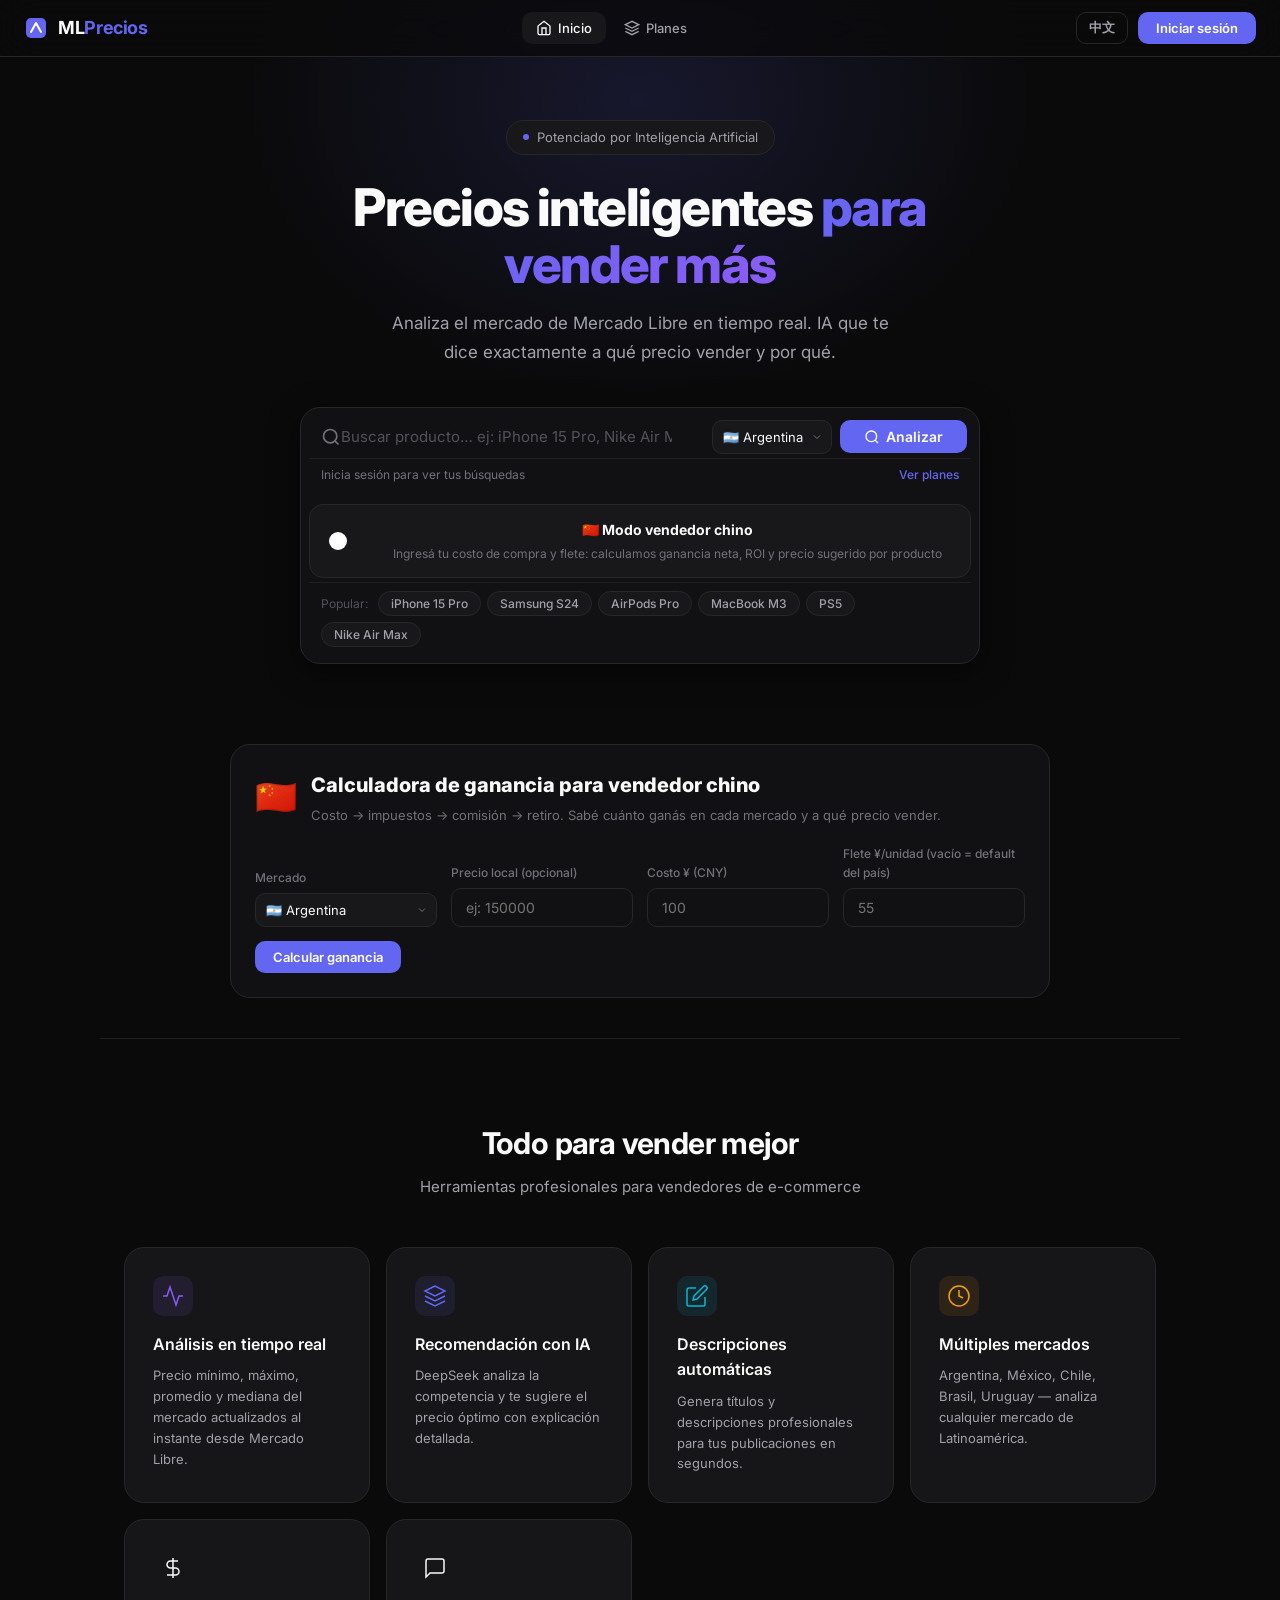
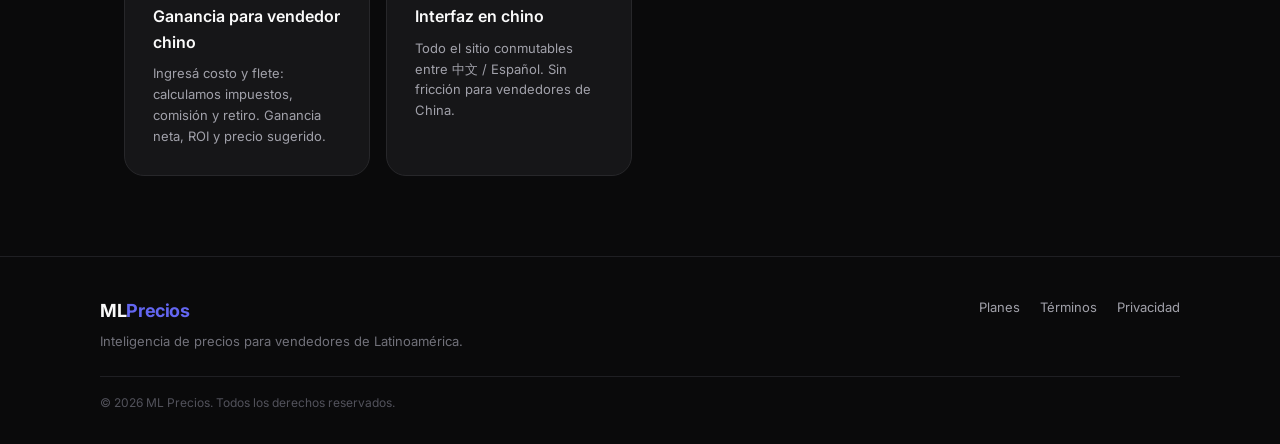
<file: frontend/index.html>
<!DOCTYPE html>
<html lang="es">
<head>
<meta charset="UTF-8">
<meta name="viewport" content="width=device-width, initial-scale=1.0, viewport-fit=cover">
<meta name="theme-color" content="#6366f1">
<meta name="apple-mobile-web-app-capable" content="yes">
<meta name="apple-mobile-web-app-status-bar-style" content="black-translucent">
<meta name="apple-mobile-web-app-title" content="ML Precios">
<link rel="manifest" href="/manifest.json">
<title>ML Precios — Inteligencia de Precios con IA</title>
<link rel="preconnect" href="https://fonts.googleapis.com">
<link rel="preconnect" href="https://fonts.gstatic.com" crossorigin>
<link href="https://fonts.googleapis.com/css2?family=Inter:wght@300;400;500;600;700;800;900&family=JetBrains+Mono:wght@400;500;600&display=swap" rel="stylesheet">
<link rel="stylesheet" href="style.css?v=1785089000">
</head>
<body>

<!-- ========== NAVIGATION ========== -->
<nav class="nav" id="nav">
  <div class="nav-inner">
    <div class="nav-brand">
      <svg class="brand-icon" width="24" height="24" viewBox="0 0 24 24" fill="none">
        <rect x="2" y="2" width="20" height="20" rx="5" fill="url(#brandGrad)"/>
        <path d="M7 16L12 7L17 16" stroke="white" stroke-width="2" stroke-linecap="round" stroke-linejoin="round"/>
        <defs><linearGradient id="brandGrad" x1="0" y1="0" x2="24" y2="24"><stop stop-color="#6366f1"/><stop offset="1" stop-color="#8b5cf6"/></linearGradient></defs>
      </svg>
      <span class="brand-text">ML<span class="brand-accent">Precios</span></span>
    </div>
    <div class="nav-center">
      <a href="#" class="nav-link active" data-page="home">
        <svg width="16" height="16" viewBox="0 0 24 24" fill="none" stroke="currentColor" stroke-width="2"><path d="M3 9l9-7 9 7v11a2 2 0 0 1-2 2H5a2 2 0 0 1-2-2z"/><polyline points="9 22 9 12 15 12 15 22"/></svg>
        <span data-i18n="nav_home">Inicio</span>
      </a>
      <a href="#" class="nav-link" data-page="pricing">
        <svg width="16" height="16" viewBox="0 0 24 24" fill="none" stroke="currentColor" stroke-width="2"><path d="M12 2L2 7l10 5 10-5-10-5z"/><path d="M2 17l10 5 10-5"/><path d="M2 12l10 5 10-5"/></svg>
        <span data-i18n="nav_plans">Planes</span>
      </a>
      <a href="#" class="nav-link hidden" data-page="admin" id="adminNavLink">
        <svg width="16" height="16" viewBox="0 0 24 24" fill="none" stroke="currentColor" stroke-width="2"><circle cx="12" cy="12" r="3"/><path d="M19.4 15a1.65 1.65 0 0 0 .33 1.82l.06.06a2 2 0 0 1 0 2.83 2 2 0 0 1-2.83 0l-.06-.06a1.65 1.65 0 0 0-1.82-.33 1.65 1.65 0 0 0-1 1.51V21a2 2 0 0 1-4 0v-.09A1.65 1.65 0 0 0 9 19.4a1.65 1.65 0 0 0-1.82.33l-.06.06a2 2 0 0 1-2.83 0 2 2 0 0 1 0-2.83l.06-.06A1.65 1.65 0 0 0 4.68 15a1.65 1.65 0 0 0-1.51-1H3a2 2 0 0 1 0-4h.09A1.65 1.65 0 0 0 4.6 9a1.65 1.65 0 0 0-.33-1.82l-.06-.06a2 2 0 0 1 2.83-2.83l.06.06A1.65 1.65 0 0 0 9 4.68a1.65 1.65 0 0 0 1-1.51V3a2 2 0 0 1 4 0v.09a1.65 1.65 0 0 0 1 1.51 1.65 1.65 0 0 0 1.82-.33l.06-.06a2 2 0 0 1 2.83 2.83l-.06.06A1.65 1.65 0 0 0 19.4 9a1.65 1.65 0 0 0 1.51 1H21a2 2 0 0 1 0 4h-.09a1.65 1.65 0 0 0-1.51 1z"/></svg>
        <span data-i18n="nav_admin">Admin</span>
      </a>
    </div>
    <div class="nav-right">
      <div class="usage-badge hidden" id="usageBadge">
        <span class="usage-dot"></span>
        <span id="usageLabel">3 búsquedas</span>
      </div>
      <button class="btn btn-ghost lang-toggle" id="langToggle" onclick="toggleLang()" title="Idioma / 语言">中文</button>
      <button class="btn btn-ghost hidden" id="userMenuBtn">
        <div class="avatar" id="userAvatar"></div>
        <span id="userName"></span>
        <svg class="chevron" width="12" height="12" viewBox="0 0 24 24" fill="none" stroke="currentColor" stroke-width="2"><polyline points="6 9 12 15 18 9"/></svg>
      </button>
      <div class="dropdown hidden" id="userDropdown">
        <a class="dropdown-item" onclick="showPage('subscription')">
          <svg width="14" height="14" viewBox="0 0 24 24" fill="none" stroke="currentColor" stroke-width="2"><rect x="2" y="7" width="20" height="14" rx="2" ry="2"/><path d="M16 21V5a2 2 0 0 0-2-2h-4a2 2 0 0 0-2 2v16"/></svg>
          <span data-i18n="dd_subscription">Mi suscripción</span>
        </a>
        <a class="dropdown-item" onclick="showPage('history')">
          <svg width="14" height="14" viewBox="0 0 24 24" fill="none" stroke="currentColor" stroke-width="2"><circle cx="12" cy="12" r="10"/><polyline points="12 6 12 12 16 14"/></svg>
          <span data-i18n="dd_history">Historial</span>
        </a>
        <div class="dropdown-divider"></div>
        <a class="dropdown-item danger" onclick="logout()">
          <svg width="14" height="14" viewBox="0 0 24 24" fill="none" stroke="currentColor" stroke-width="2"><path d="M9 21H5a2 2 0 0 1-2-2V5a2 2 0 0 1 2-2h4"/><polyline points="16 17 21 12 16 7"/><line x1="21" y1="12" x2="9" y2="12"/></svg>
          <span data-i18n="dd_logout">Cerrar sesión</span>
        </a>
      </div>
      <button class="btn btn-primary" id="loginBtn"><span data-i18n="nav_login">Iniciar sesión</span></button>
    </div>
  </div>
</nav>

<!-- ========== PAGE: HOME ========== -->
<main class="page active" id="page-home">
  <!-- Hero -->
  <section class="hero">
    <div class="hero-glow"></div>
    <div class="hero-content">
      <div class="hero-badge">
        <span class="badge-dot"></span>
        <span data-i18n="hero_badge">Potenciado por Inteligencia Artificial</span>
      </div>
      <h1 class="hero-title">
        <span data-i18n="hero_t1">Precios inteligentes</span>
        <span class="gradient-text" data-i18n="hero_t2">para vender más</span>
      </h1>
      <p class="hero-subtitle" data-i18n="hero_sub">
        Analiza el mercado de Mercado Libre en tiempo real. IA que te dice
        exactamente a qué precio vender y por qué.
      </p>
      <div class="search-panel" id="searchPanel">
        <div class="search-row">
          <div class="search-input-wrap">
            <svg class="search-prefix" width="20" height="20" viewBox="0 0 24 24" fill="none" stroke="currentColor" stroke-width="2"><circle cx="11" cy="11" r="8"/><path d="m21 21-4.35-4.35"/></svg>
            <input type="text" class="search-input" id="searchInput" oninput="toggleClear();autocompleteSearch()" placeholder="Buscar producto… ej: iPhone 15 Pro, Nike Air Max, Samsung S24" data-i18n-ph="search_ph" autocomplete="off">
            <button class="search-clear" id="searchClear" onclick="clearSearch()">✕</button>
          </div>
          <div class="search-suggestions" id="searchSuggestions"></div>
          <select class="site-select" id="siteSelect">
            <option value="MLA">🇦🇷 Argentina</option>
            <option value="MLM">🇲🇽 México</option>
            <option value="MLC">🇨🇱 Chile</option>
            <option value="MLB">🇧🇷 Brasil</option>
            <option value="MLU">🇺🇾 Uruguay</option>
          </select>
          <button class="btn btn-primary btn-search" id="searchBtn">
            <svg width="16" height="16" viewBox="0 0 24 24" fill="none" stroke="currentColor" stroke-width="2"><circle cx="11" cy="11" r="8"/><path d="m21 21-4.35-4.35"/></svg>
            <span data-i18n="search_btn">Analizar</span>
          </button>
        </div>
        <div class="search-usage" id="searchUsage">
          <span id="searchUsageText" data-i18n="search_usage_init">Búsquedas gratuitas restantes: —</span>
          <a href="#" onclick="showPage('pricing');return false" class="search-upgrade-link" data-i18n="search_plans">Ver planes</a>
        </div>

        <!-- 中国卖家模式 -->
        <div class="cn-panel" id="cnPanel">
          <div class="cn-toggle-row">
            <label class="switch">
              <input type="checkbox" id="cnModeToggle">
              <span class="slider"></span>
            </label>
            <div class="cn-toggle-text">
              <div class="cn-title" data-i18n="cn_mode_title">🇨🇳 中国卖家模式</div>
              <div class="cn-sub" data-i18n="cn_mode_sub">输入采购价和头程运费，每个产品直接算净利润、ROI 和建议售价</div>
            </div>
          </div>
          <div class="cn-inputs hidden" id="cnInputs">
            <div class="cn-input-row">
              <div class="field cn-field">
                <label data-i18n="cn_cost">采购价 ¥ (CNY)</label>
                <input type="number" id="cnCost" placeholder="100" min="0" step="0.01">
              </div>
              <div class="field cn-field">
                <label data-i18n="cn_freight">头程 ¥/件</label>
                <input type="number" id="cnFreight" placeholder="55" min="0" step="0.01">
              </div>
              <button class="btn btn-secondary" id="cnApplyBtn" onclick="applyCNMode()" data-i18n="cn_apply">应用</button>
            </div>
          </div>
        </div>

        <div class="search-tags">
          <span class="tags-label" data-i18n="popular">Popular:</span>
          <button class="tag" data-q="iPhone 15 Pro">iPhone 15 Pro</button>
          <button class="tag" data-q="Samsung Galaxy S24">Samsung S24</button>
          <button class="tag" data-q="AirPods Pro 2">AirPods Pro</button>
          <button class="tag" data-q="MacBook Pro M3">MacBook M3</button>
          <button class="tag" data-q="PlayStation 5">PS5</button>
          <button class="tag" data-q="Nike Air Max">Nike Air Max</button>
        </div>
      </div>
    </div>
  </section>

  <!-- 中国卖家利润计算器 -->
  <section class="calc-section" id="calcSection">
    <div class="calc-card">
      <div class="calc-header">
        <div class="calc-flag">🇨🇳</div>
        <div>
          <h2 class="calc-title" data-i18n="calc_title">中国卖家利润计算器</h2>
          <p class="calc-sub" data-i18n="calc_sub">采购价 → 关税 → 平台佣金 → 提现费，一键算清每个拉美站点能赚多少、该卖多少钱</p>
        </div>
      </div>
      <div class="calc-form">
        <div class="field calc-field-sm">
          <label data-i18n="calc_site">目标站点</label>
          <select class="site-select" id="calcSite">
            <option value="MLA">🇦🇷 Argentina</option>
            <option value="MLM">🇲🇽 México</option>
            <option value="MLC">🇨🇱 Chile</option>
            <option value="MLB">🇧🇷 Brasil</option>
            <option value="MLU">🇺🇾 Uruguay</option>
          </select>
        </div>
        <div class="field calc-field-sm">
          <label data-i18n="calc_sell">当地售价（选填，填了算真实利润）</label>
          <input type="number" id="calcSell" placeholder="ej: 150000" min="0">
        </div>
        <div class="field calc-field-sm">
          <label data-i18n="calc_cost">采购成本 ¥ (CNY)</label>
          <input type="number" id="calcCost" placeholder="100" min="0" step="0.01">
        </div>
        <div class="field calc-field-sm">
          <label data-i18n="calc_freight">头程运费 ¥/件（留空用站点默认）</label>
          <input type="number" id="calcFreight" placeholder="55" min="0" step="0.01">
        </div>
        <button class="btn btn-primary" onclick="runProfitCalc()" data-i18n="calc_btn">计算利润</button>
      </div>
      <div class="calc-result hidden" id="calcResult"></div>
    </div>
  </section>

  <!-- Loading State -->
  <section class="results-section hidden" id="loadingSection">
    <div class="loading-container">
      <div class="loading-spinner"></div>
      <p class="loading-text" data-i18n="loading_t">Analizando el mercado…</p>
      <p class="loading-sub" data-i18n="loading_s">Buscando productos y calculando precios óptimos</p>
    </div>
  </section>

  <!-- Results -->
  <section class="results-section hidden" id="resultsSection">
    <div class="results-header">
      <h2 class="results-title" id="resultsTitle">Resultados</h2>
      <span class="results-count" id="resultsCount"></span>
    </div>

    <!-- CN 总览 -->
    <div class="cn-overview hidden" id="cnOverview"></div>

    <!-- Price Stats -->
    <div class="stats-grid" id="statsGrid"></div>

    <!-- AI Card -->
    <div class="ai-panel hidden" id="aiPanel">
      <div class="ai-panel-header">
        <div class="ai-badge">
          <svg width="18" height="18" viewBox="0 0 24 24" fill="none"><path d="M12 2L2 7l10 5 10-5-10-5zM2 17l10 5 10-5M2 12l10 5 10-5" stroke="currentColor" stroke-width="2" stroke-linecap="round" stroke-linejoin="round"/></svg>
          <span data-i18n="ai_title">Análisis de IA</span>
        </div>
        <span class="ai-model">DeepSeek</span>
      </div>
      <div class="ai-panel-body" id="aiBody"></div>
    </div>

    <!-- Products Grid -->
    <div class="products-header">
      <h3 data-i18n="products_title">Productos encontrados</h3>
      <span class="products-sub" id="productsSub"></span>
    </div>
    <div class="products-grid" id="productsGrid"></div>

    <!-- Generate Description -->
    <div class="description-card hidden" id="describeCard">
      <div class="desc-header">
        <svg width="18" height="18" viewBox="0 0 24 24" fill="none" stroke="currentColor" stroke-width="2"><path d="M11 4H4a2 2 0 0 0-2 2v14a2 2 0 0 0 2 2h14a2 2 0 0 0 2-2v-7"/><path d="M18.5 2.5a2.121 2.121 0 0 1 3 3L12 15l-4 1 1-4 9.5-9.5z"/></svg>
        <div>
          <h3 data-i18n="desc_title">Generar descripción profesional</h3>
          <p style="color:var(--text-tertiary);font-size:12px;margin-top:2px" data-i18n="desc_sub">Descripción lista para copiar y pegar en tu publicación de Mercado Libre. Ahorrá tiempo y vendé más.</p>
        </div>
      </div>
      <div class="desc-body">
        <input type="text" class="desc-input" id="describeInput" placeholder="Nombre del producto para generar descripción…" data-i18n-ph="desc_ph">
        <button class="btn btn-secondary" id="describeBtn" data-i18n="desc_btn">Generar con IA</button>
      </div>
      <div class="desc-result-wrap hidden" id="describeResultWrap">
        <div class="desc-result-header">
          <span class="desc-result-label" data-i18n="desc_result_label">Descripción generada</span>
          <button class="btn-icon copy-desc hidden" id="copyDescBtn" onclick="copyDescription()" title="Copiar descripción">
            <svg width="16" height="16" viewBox="0 0 24 24" fill="none" stroke="currentColor" stroke-width="2"><rect x="9" y="9" width="13" height="13" rx="2" ry="2"/><path d="M5 15H4a2 2 0 0 1-2-2V4a2 2 0 0 1 2-2h9a2 2 0 0 1 2 2v1"/></svg>
          </button>
        </div>
        <div class="desc-result" id="describeResult"></div>
      </div>
    </div>
  </section>

  <!-- Features -->
  <section class="features" id="featuresSection">
    <div class="section-header">
      <h2 data-i18n="feat_title">Todo para vender mejor</h2>
      <p data-i18n="feat_sub">Herramientas profesionales para vendedores de e-commerce</p>
    </div>
    <div class="features-grid">
      <div class="feature-card">
        <div class="feature-icon-wrap purple">
          <svg width="24" height="24" viewBox="0 0 24 24" fill="none" stroke="currentColor" stroke-width="1.5"><polyline points="22 12 18 12 15 21 9 3 6 12 2 12"/></svg>
        </div>
        <h3 data-i18n="feat1_t">Análisis en tiempo real</h3>
        <p data-i18n="feat1_s">Precio mínimo, máximo, promedio y mediana del mercado actualizados al instante desde Mercado Libre.</p>
      </div>
      <div class="feature-card">
        <div class="feature-icon-wrap indigo">
          <svg width="24" height="24" viewBox="0 0 24 24" fill="none" stroke="currentColor" stroke-width="1.5"><path d="M12 2L2 7l10 5 10-5-10-5zM2 17l10 5 10-5M2 12l10 5 10-5"/></svg>
        </div>
        <h3 data-i18n="feat2_t">Recomendación con IA</h3>
        <p data-i18n="feat2_s">DeepSeek analiza la competencia y te sugiere el precio óptimo con explicación detallada.</p>
      </div>
      <div class="feature-card">
        <div class="feature-icon-wrap cyan">
          <svg width="24" height="24" viewBox="0 0 24 24" fill="none" stroke="currentColor" stroke-width="1.5"><path d="M11 4H4a2 2 0 0 0-2 2v14a2 2 0 0 0 2 2h14a2 2 0 0 0 2-2v-7"/><path d="M18.5 2.5a2.121 2.121 0 0 1 3 3L12 15l-4 1 1-4 9.5-9.5z"/></svg>
        </div>
        <h3 data-i18n="feat3_t">Descripciones automáticas</h3>
        <p data-i18n="feat3_s">Genera títulos y descripciones profesionales para tus publicaciones en segundos.</p>
      </div>
      <div class="feature-card">
        <div class="feature-icon-wrap amber">
          <svg width="24" height="24" viewBox="0 0 24 24" fill="none" stroke="currentColor" stroke-width="1.5"><circle cx="12" cy="12" r="10"/><path d="M12 6v6l4 2"/></svg>
        </div>
        <h3 data-i18n="feat4_t">Múltiples mercados</h3>
        <p data-i18n="feat4_s">Argentina, México, Chile, Brasil, Uruguay — analiza cualquier mercado de Latinoamérica.</p>
      </div>
      <div class="feature-card">
        <div class="feature-icon-wrap red">
          <svg width="24" height="24" viewBox="0 0 24 24" fill="none" stroke="currentColor" stroke-width="1.5"><path d="M12 2v20M17 5H9.5a3.5 3.5 0 0 0 0 7h5a3.5 3.5 0 0 1 0 7H6"/></svg>
        </div>
        <h3 data-i18n="feat5_t">中国卖家利润计算</h3>
        <p data-i18n="feat5_s">输入采购价和头程运费，自动算清关税、佣金、提现费，净利润和 ROI 一目了然，还能反推建议售价。</p>
      </div>
      <div class="feature-card">
        <div class="feature-icon-wrap green">
          <svg width="24" height="24" viewBox="0 0 24 24" fill="none" stroke="currentColor" stroke-width="1.5"><path d="M21 15a2 2 0 0 1-2 2H7l-4 4V5a2 2 0 0 1 2-2h14a2 2 0 0 1 2 2z"/></svg>
        </div>
        <h3 data-i18n="feat6_t">中文界面</h3>
        <p data-i18n="feat6_s">全站支持中文 / Español 一键切换，国内卖家零门槛上手。</p>
      </div>
    </div>
  </section>

  <footer class="footer">
    <div class="footer-inner">
      <div class="footer-brand">
        <span class="brand-text">ML<span class="brand-accent">Precios</span></span>
        <p data-i18n="footer_tag">Inteligencia de precios para vendedores de Latinoamérica.</p>
      </div>
      <div class="footer-links">
        <a href="#" data-page="pricing" data-i18n="footer_plans">Planes</a>
        <a href="#" data-i18n="footer_terms">Términos</a>
        <a href="#" data-i18n="footer_privacy">Privacidad</a>
      </div>
    </div>
    <div class="footer-bottom">
      <p data-i18n="footer_copy">© 2026 ML Precios. Todos los derechos reservados.</p>
    </div>
  </footer>
</main>

<!-- ========== PAGE: PRICING ========== -->
<main class="page" id="page-pricing">
  <div class="page-hero">
    <h1 class="gradient-text" data-i18n="pricing_t">Planes y precios</h1>
    <p data-i18n="pricing_s">Elige el plan perfecto para tu negocio. Sin costos ocultos.</p>
  </div>
  <div class="pricing-grid" id="pricingGrid"></div>
</main>

<!-- ========== PAGE: SUBSCRIPTION ========== -->
<main class="page" id="page-subscription">
  <div class="sub-layout" id="subContent">
    <div class="loading-container"><div class="loading-spinner"></div><p data-i18n="loading_sub">Cargando suscripción…</p></div>
  </div>
</main>

<!-- ========== PAGE: HISTORY ========== -->
<main class="page" id="page-history">
  <div class="page-hero">
    <h1 data-i18n="history_t">Historial de pagos</h1>
  </div>
  <div class="history-list" id="historyList">
    <div class="loading-container"><div class="loading-spinner"></div><p data-i18n="loading_history">Cargando historial…</p></div>
  </div>
</main>

<!-- ========== PAGE: ADMIN ========== -->
<main class="page" id="page-admin">
  <div class="admin-layout">
    <aside class="admin-sidebar">
      <h3 data-i18n="admin_t">Administración</h3>
      <a class="admin-tab active" data-admin="dashboard">
        <svg width="16" height="16" viewBox="0 0 24 24" fill="none" stroke="currentColor" stroke-width="2"><rect x="3" y="3" width="7" height="7"/><rect x="14" y="3" width="7" height="7"/><rect x="14" y="14" width="7" height="7"/><rect x="3" y="14" width="7" height="7"/></svg>
        <span data-i18n="admin_dash">Dashboard</span>
      </a>
      <a class="admin-tab" data-admin="plans">
        <svg width="16" height="16" viewBox="0 0 24 24" fill="none" stroke="currentColor" stroke-width="2"><path d="M12 2L2 7l10 5 10-5-10-5z"/><path d="M2 17l10 5 10-5"/><path d="M2 12l10 5 10-5"/></svg>
        <span data-i18n="admin_plans">Planes</span>
      </a>
      <a class="admin-tab" data-admin="users">
        <svg width="16" height="16" viewBox="0 0 24 24" fill="none" stroke="currentColor" stroke-width="2"><path d="M17 21v-2a4 4 0 0 0-4-4H5a4 4 0 0 0-4 4v2"/><circle cx="9" cy="7" r="4"/><path d="M23 21v-2a4 4 0 0 0-3-3.87"/><path d="M16 3.13a4 4 0 0 1 0 7.75"/></svg>
        <span data-i18n="admin_users">Usuarios</span>
      </a>
      <a class="admin-tab" data-admin="settings">
        <svg width="16" height="16" viewBox="0 0 24 24" fill="none" stroke="currentColor" stroke-width="2"><circle cx="12" cy="12" r="3"/><path d="M19.4 15a1.65 1.65 0 0 0 .33 1.82l.06.06a2 2 0 0 1 0 2.83 2 2 0 0 1-2.83 0l-.06-.06a1.65 1.65 0 0 0-1.82-.33 1.65 1.65 0 0 0-1 1.51V21a2 2 0 0 1-4 0v-.09A1.65 1.65 0 0 0 9 19.4a1.65 1.65 0 0 0-1.82.33l-.06.06a2 2 0 0 1-2.83 0 2 2 0 0 1 0-2.83l.06-.06A1.65 1.65 0 0 0 4.68 15a1.65 1.65 0 0 0-1.51-1H3a2 2 0 0 1 0-4h.09A1.65 1.65 0 0 0 4.6 9a1.65 1.65 0 0 0-.33-1.82l-.06-.06a2 2 0 0 1 2.83-2.83l.06.06A1.65 1.65 0 0 0 9 4.68a1.65 1.65 0 0 0 1-1.51V3a2 2 0 0 1 4 0v.09a1.65 1.65 0 0 0 1 1.51 1.65 1.65 0 0 0 1.82-.33l.06-.06a2 2 0 0 1 2.83 2.83l-.06.06A1.65 1.65 0 0 0 19.4 9a1.65 1.65 0 0 0 1.51 1H21a2 2 0 0 1 0 4h-.09a1.65 1.65 0 0 0-1.51 1z"/></svg>
        <span data-i18n="admin_settings">Configuración</span>
      </a>
    </aside>
    <div class="admin-main" id="adminMain">
      <div class="loading-container"><div class="loading-spinner"></div><p data-i18n="loading_admin">Cargando panel…</p></div>
    </div>
  </div>
</main>

<!-- ========== AUTH MODAL ========== -->
<div class="modal-overlay hidden" id="authModal">
  <div class="modal">
    <button class="modal-close" onclick="hideAuth()">
      <svg width="20" height="20" viewBox="0 0 24 24" fill="none" stroke="currentColor" stroke-width="2"><line x1="18" y1="6" x2="6" y2="18"/><line x1="6" y1="6" x2="18" y2="18"/></svg>
    </button>
    <div class="modal-brand">
      <svg width="32" height="32" viewBox="0 0 24 24" fill="none">
        <rect x="2" y="2" width="20" height="20" rx="5" fill="url(#brandGrad)"/>
        <path d="M7 16L12 7L17 16" stroke="white" stroke-width="2" stroke-linecap="round" stroke-linejoin="round"/>
      </svg>
    </div>
    <div class="modal-tabs">
      <button class="modal-tab active" data-tab="login" data-i18n="auth_login_tab">Iniciar sesión</button>
      <button class="modal-tab" data-tab="register" data-i18n="auth_register_tab">Crear cuenta</button>
    </div>

    <!-- Login Form -->
    <form class="auth-form active" id="loginForm" onsubmit="event.preventDefault(); doLogin();">
      <div class="field">
        <label>Email</label>
        <input type="email" id="loginEmail" placeholder="tu@email.com" required>
      </div>
      <div class="field">
        <label data-i18n="auth_pass">Contraseña</label>
        <input type="password" id="loginPass" placeholder="••••••••" required>
      </div>
      <p class="form-error hidden" id="loginError"></p>
      <button type="submit" class="btn btn-primary btn-full" data-i18n="auth_login_btn">Iniciar sesión</button>
    </form>

    <!-- Register Form -->
    <form class="auth-form" id="registerForm" onsubmit="event.preventDefault(); doRegister();">
      <div class="field">
        <label data-i18n="auth_name">Nombre</label>
        <input type="text" id="regName" placeholder="Tu nombre" data-i18n-ph="auth_name_ph" required>
      </div>
      <div class="field">
        <label>Email</label>
        <input type="email" id="regEmail" placeholder="tu@email.com" required>
      </div>
      <div class="field">
        <label data-i18n="auth_pass">Contraseña</label>
        <input type="password" id="regPass" placeholder="Mínimo 6 caracteres" data-i18n-ph="auth_pass_ph" required>
      </div>
      <div class="field">
        <label data-i18n="auth_ref">Código de invitación（选填）</label>
        <input type="text" id="regRef" placeholder="XXXXXX" maxlength="6">
      </div>
      <p class="form-error hidden" id="regError"></p>
      <button type="submit" class="btn btn-primary btn-full" data-i18n="auth_register_btn">Crear cuenta</button>
    </form>
  </div>
</div>

<script src="app.js?v=1785089000"></script>
</body>
</html>
</file>
<file: frontend/style.css>
/* ═══════════════════════════════════════════════════════════
   ML Precios — Professional SaaS Design System
   Inspired by Stripe / Linear / Vercel
   ═══════════════════════════════════════════════════════════ */

/* ─── Design Tokens ─── */
:root {
  --bg-primary: #0a0a0b;
  --bg-secondary: #111113;
  --bg-tertiary: #18181b;
  --bg-card: #161618;
  --bg-elevated: #1c1c1f;
  --bg-input: #111113;
  --border-primary: #27272a;
  --border-secondary: #1f1f23;
  --border-accent: #3f3f46;
  --text-primary: #fafafa;
  --text-secondary: #a1a1aa;
  --text-tertiary: #71717a;
  --text-muted: #52525b;
  --accent: #6366f1;
  --accent-hover: #818cf8;
  --accent-muted: #3730a3;
  --accent-glow: rgba(99, 102, 241, 0.15);
  --success: #22c55e;
  --warning: #f59e0b;
  --danger: #ef4444;
  --info: #06b6d4;
  --purple: #8b5cf6;
  --cyan: #06b6d4;
  --amber: #f59e0b;
  --radius-sm: 6px;
  --radius-md: 10px;
  --radius-lg: 14px;
  --radius-xl: 20px;
  --shadow-sm: 0 1px 2px rgba(0,0,0,0.5);
  --shadow-md: 0 4px 12px rgba(0,0,0,0.4);
  --shadow-lg: 0 8px 30px rgba(0,0,0,0.5);
  --font-sans: 'Inter', -apple-system, BlinkMacSystemFont, sans-serif;
  --font-mono: 'JetBrains Mono', monospace;
  --transition: 0.2s cubic-bezier(0.4, 0, 0.2, 1);
}

/* ─── Reset & Base ─── */
*, *::before, *::after { box-sizing: border-box; margin: 0; padding: 0; }
html { -webkit-font-smoothing: antialiased; -moz-osx-font-smoothing: grayscale; }
body {
  font-family: var(--font-sans);
  background: var(--bg-primary);
  color: var(--text-primary);
  line-height: 1.6;
  min-height: 100vh;
  overflow-x: hidden;
}
a { color: inherit; text-decoration: none; }
button { font-family: inherit; cursor: pointer; border: none; outline: none; }
input, select { font-family: inherit; outline: none; }
img { max-width: 100%; display: block; }
svg { flex-shrink: 0; }

/* ─── Utility ─── */
.hidden { display: none !important; }
.gradient-text {
  background: linear-gradient(135deg, var(--accent), var(--purple));
  -webkit-background-clip: text;
  -webkit-text-fill-color: transparent;
  background-clip: text;
}

/* ─── Navigation ─── */
.nav {
  position: fixed; top: 0; left: 0; right: 0; z-index: 100;
  background: rgba(10,10,11,0.8);
  backdrop-filter: blur(20px) saturate(180%);
  -webkit-backdrop-filter: blur(20px) saturate(180%);
  border-bottom: 1px solid var(--border-primary);
}
.nav-inner {
  max-width: 1280px; margin: 0 auto;
  display: flex; align-items: center; justify-content: space-between;
  padding: 0 24px; height: 56px;
}
.nav-brand { display: flex; align-items: center; gap: 10px; }
.brand-icon { border-radius: var(--radius-sm); }
.brand-text { font-size: 18px; font-weight: 700; letter-spacing: -0.02em; }
.brand-accent { color: var(--accent); }
.nav-center { display: flex; gap: 4px; }
.nav-link {
  display: flex; align-items: center; gap: 6px;
  padding: 6px 14px; border-radius: var(--radius-md);
  font-size: 13px; font-weight: 500; color: var(--text-secondary);
  transition: all var(--transition);
}
.nav-link:hover { color: var(--text-primary); background: var(--bg-tertiary); }
.nav-link.active { color: var(--text-primary); background: var(--bg-tertiary); }
.nav-right { display: flex; align-items: center; gap: 10px; }

.usage-badge {
  display: flex; align-items: center; gap: 6px;
  padding: 4px 10px; border-radius: 20px;
  background: var(--bg-tertiary); border: 1px solid var(--border-primary);
  font-size: 12px; color: var(--text-secondary);
}
.usage-dot {
  width: 6px; height: 6px; border-radius: 50%;
  background: var(--success); animation: pulse 2s infinite;
}

/* ─── Buttons ─── */
.btn {
  display: inline-flex; align-items: center; gap: 6px;
  padding: 8px 18px; border-radius: var(--radius-md);
  font-size: 13px; font-weight: 600; transition: all var(--transition);
  white-space: nowrap;
}
.btn-primary {
  background: var(--accent); color: white;
  box-shadow: 0 0 0 0 var(--accent-glow);
}
.btn-primary:hover { background: var(--accent-hover); box-shadow: 0 0 0 4px var(--accent-glow); transform: translateY(-1px); }
.btn-primary:active { transform: translateY(0); }
.btn-ghost {
  background: transparent; color: var(--text-secondary);
  border: 1px solid var(--border-primary);
}
.btn-ghost:hover { color: var(--text-primary); border-color: var(--border-accent); background: var(--bg-tertiary); }
.btn-secondary {
  background: var(--bg-tertiary); color: var(--text-primary);
  border: 1px solid var(--border-primary);
}
.btn-secondary:hover { border-color: var(--border-accent); background: var(--bg-elevated); }
.btn-full { width: 100%; justify-content: center; padding: 10px 20px; }
.btn-search { padding: 8px 24px; font-size: 14px; }
.btn-danger { background: var(--danger); color: white; }
.btn-danger:hover { opacity: 0.9; }

/* ─── Avatar ─── */
.avatar {
  width: 28px; height: 28px; border-radius: 50%;
  background: linear-gradient(135deg, var(--accent), var(--purple));
  display: flex; align-items: center; justify-content: center;
  font-size: 12px; font-weight: 700; color: white;
}

/* ─── Dropdown ─── */
.dropdown {
  position: absolute; top: calc(100% + 8px); right: 0;
  min-width: 200px; padding: 6px;
  background: var(--bg-elevated); border: 1px solid var(--border-primary);
  border-radius: var(--radius-lg); box-shadow: var(--shadow-lg);
  z-index: 200; animation: fadeIn 0.15s ease;
}
.dropdown-item {
  display: flex; align-items: center; gap: 8px;
  padding: 8px 12px; border-radius: var(--radius-sm);
  font-size: 13px; color: var(--text-secondary); cursor: pointer;
  transition: all var(--transition);
}
.dropdown-item:hover { background: var(--bg-tertiary); color: var(--text-primary); }
.dropdown-item.danger { color: var(--danger); }
.dropdown-item.danger:hover { background: rgba(239,68,68,0.1); }
.dropdown-divider { height: 1px; background: var(--border-primary); margin: 4px 0; }

/* ─── Hero ─── */
.hero {
  position: relative; padding: 120px 24px 80px;
  text-align: center; overflow: hidden;
}
.hero-glow {
  position: absolute; top: -200px; left: 50%; transform: translateX(-50%);
  width: 800px; height: 600px;
  background: radial-gradient(ellipse at center, var(--accent-glow) 0%, transparent 70%);
  pointer-events: none;
}
.hero-content { position: relative; z-index: 1; max-width: 720px; margin: 0 auto; }
.hero-badge {
  display: inline-flex; align-items: center; gap: 8px;
  padding: 6px 16px; border-radius: 20px;
  background: var(--bg-tertiary); border: 1px solid var(--border-primary);
  font-size: 13px; color: var(--text-secondary); margin-bottom: 24px;
}
.badge-dot {
  width: 6px; height: 6px; border-radius: 50%;
  background: var(--accent); animation: pulse 2s infinite;
}
.hero-title {
  font-size: 52px; font-weight: 800; line-height: 1.1;
  letter-spacing: -0.03em; margin-bottom: 16px;
}
.hero-subtitle {
  font-size: 17px; color: var(--text-secondary);
  max-width: 500px; margin: 0 auto 40px; line-height: 1.7;
}

/* ─── Search Panel ─── */
.search-panel {
  background: var(--bg-secondary);
  border: 1px solid var(--border-primary);
  border-radius: var(--radius-xl);
  padding: 8px; max-width: 680px; margin: 0 auto;
  box-shadow: var(--shadow-lg);
}
.search-row {
  display: flex; align-items: center; gap: 8px;
  padding: 4px; position: relative;
}
.search-input-wrap {
  position: relative; flex: 1; display: flex; align-items: center;
}
.search-prefix {
  color: var(--text-tertiary); margin-left: 8px; flex-shrink: 0;
}
.search-input {
  flex: 1; background: transparent; border: none; outline: none;
  color: var(--text-primary); font-size: 15px;
  padding: 6px 32px 6px 0; min-width: 0;
}
.search-input::placeholder { color: var(--text-muted); }
.site-select {
  background: var(--bg-tertiary); border: 1px solid var(--border-primary);
  border-radius: var(--radius-md); color: var(--text-primary);
  font-size: 13px; padding: 8px 10px; cursor: pointer;
  appearance: none; background-image: url("data:image/svg+xml,%3Csvg xmlns='http://www.w3.org/2000/svg' width='12' height='12' viewBox='0 0 24 24' fill='none' stroke='%2371717a' stroke-width='2'%3E%3Cpolyline points='6 9 12 15 18 9'/%3E%3C/svg%3E");
  background-repeat: no-repeat; background-position: right 8px center;
  padding-right: 28px;
}
.search-tags {
  display: flex; align-items: center; gap: 6px; flex-wrap: wrap;
  padding: 8px 12px; border-top: 1px solid var(--border-secondary);
  margin-top: 4px;
}
.search-usage {
  display: flex; align-items: center; justify-content: space-between;
  padding: 6px 12px; font-size: 12px; color: var(--text-tertiary);
  border-top: 1px solid var(--border-secondary);
}
.search-usage.low { color: var(--warning); }
.search-usage.exhausted { color: var(--danger); background: rgba(239,68,68,0.05); }
.search-upgrade-link {
  color: var(--accent); text-decoration: none; font-size: 12px; font-weight: 500;
  cursor: pointer;
}
.search-upgrade-link:hover { color: var(--accent-hover); }
.tags-label { font-size: 12px; color: var(--text-muted); margin-right: 4px; }
.tag {
  padding: 4px 12px; border-radius: 16px;
  font-size: 12px; font-weight: 500; color: var(--text-secondary);
  background: var(--bg-tertiary); border: 1px solid var(--border-primary);
  transition: all var(--transition);
}
.tag:hover { color: var(--text-primary); border-color: var(--border-accent); background: var(--bg-elevated); }

/* ─── Loading ─── */
.loading-container { text-align: center; padding: 60px 20px; }
.loading-spinner {
  width: 32px; height: 32px; margin: 0 auto 16px;
  border: 3px solid var(--border-primary);
  border-top-color: var(--accent); border-radius: 50%;
  animation: spin 0.8s linear infinite;
}
.loading-text { font-size: 15px; font-weight: 600; margin-bottom: 4px; }
.loading-sub { font-size: 13px; color: var(--text-tertiary); }

/* ─── Results Section ─── */
.results-section {
  max-width: 1080px; margin: 0 auto; padding: 0 24px 80px;
}
.results-header {
  display: flex; align-items: baseline; gap: 12px; margin-bottom: 24px;
}
.results-title { font-size: 22px; font-weight: 700; }
.results-count { font-size: 13px; color: var(--text-tertiary); font-family: var(--font-mono); }

/* ─── Stats Grid ─── */
.stats-grid {
  display: grid; grid-template-columns: repeat(auto-fit, minmax(160px, 1fr));
  gap: 12px; margin-bottom: 24px;
}
.stat-card {
  background: var(--bg-card); border: 1px solid var(--border-primary);
  border-radius: var(--radius-lg); padding: 18px; transition: all var(--transition);
}
.stat-card:hover { border-color: var(--border-accent); transform: translateY(-2px); }
.stat-label { font-size: 12px; color: var(--text-tertiary); font-weight: 500; text-transform: uppercase; letter-spacing: 0.05em; margin-bottom: 6px; }
.stat-value { font-size: 26px; font-weight: 700; font-family: var(--font-mono); letter-spacing: -0.02em; }
.stat-value.positive { color: var(--success); }
.stat-value.neutral { color: var(--accent); }

/* ─── AI Panel ─── */
.ai-panel {
  background: linear-gradient(135deg, rgba(99,102,241,0.08), rgba(139,92,246,0.06));
  border: 1px solid rgba(99,102,241,0.2);
  border-radius: var(--radius-xl); overflow: hidden; margin-bottom: 32px;
}
.ai-panel-header {
  display: flex; align-items: center; justify-content: space-between;
  padding: 16px 20px; border-bottom: 1px solid rgba(99,102,241,0.15);
}
.ai-badge {
  display: flex; align-items: center; gap: 8px;
  font-size: 14px; font-weight: 600; color: var(--accent-hover);
}
.ai-model {
  font-size: 11px; color: var(--text-muted); background: var(--bg-tertiary);
  padding: 2px 8px; border-radius: 10px; font-family: var(--font-mono);
}
.ai-panel-body { padding: 20px; }
.ai-suggested {
  font-size: 36px; font-weight: 800; font-family: var(--font-mono);
  color: var(--accent-hover); margin-bottom: 12px;
}
.ai-reason { font-size: 14px; color: var(--text-secondary); line-height: 1.7; margin-bottom: 16px; }
.ai-meta {
  display: flex; gap: 12px; flex-wrap: wrap;
}
.ai-tag {
  padding: 4px 10px; border-radius: 14px;
  font-size: 12px; font-weight: 500;
  display: flex; align-items: center; gap: 4px;
}
.ai-tag.risk-low { background: rgba(34,197,94,0.1); color: var(--success); }
.ai-tag.risk-medium { background: rgba(245,158,11,0.1); color: var(--warning); }
.ai-tag.risk-high { background: rgba(239,68,68,0.1); color: var(--danger); }
.ai-tag.insight { background: rgba(6,182,212,0.1); color: var(--cyan); }

/* ─── Products Grid ─── */
.products-header {
  display: flex; align-items: baseline; gap: 8px; margin-bottom: 16px;
}
.products-header h3 { font-size: 16px; font-weight: 600; }
.products-sub { font-size: 12px; color: var(--text-tertiary); }
.products-grid {
  display: grid; grid-template-columns: repeat(auto-fill, minmax(280px, 1fr));
  gap: 12px; margin-bottom: 32px;
}
.product-card {
  background: var(--bg-card); border: 1px solid var(--border-primary);
  border-radius: var(--radius-lg); overflow: hidden;
  transition: all var(--transition); cursor: pointer;
}
.product-card:hover { border-color: var(--border-accent); transform: translateY(-2px); box-shadow: var(--shadow-md); }
.product-image {
  width: 100%; height: 160px; object-fit: contain;
  background: var(--bg-tertiary);
}
.product-info { padding: 14px; }
.product-title {
  font-size: 13px; font-weight: 500; line-height: 1.4;
  display: -webkit-box; -webkit-line-clamp: 2; -webkit-box-orient: vertical;
  overflow: hidden; margin-bottom: 8px; color: var(--text-primary);
}
.product-price {
  font-size: 20px; font-weight: 700; font-family: var(--font-mono);
  color: var(--text-primary);
}
.product-meta {
  display: flex; gap: 8px; margin-top: 8px;
  font-size: 11px; color: var(--text-tertiary);
}

/* ─── Description Card ─── */
.description-card {
  background: var(--bg-card); border: 1px solid var(--border-primary);
  border-radius: var(--radius-xl); padding: 24px; margin-top: 8px;
}
.desc-header {
  display: flex; align-items: center; gap: 10px; margin-bottom: 16px;
  color: var(--cyan);
}
.desc-header h3 { font-size: 16px; font-weight: 600; color: var(--text-primary); }
.desc-body { display: flex; gap: 10px; }
.desc-input {
  flex: 1; background: var(--bg-input); border: 1px solid var(--border-primary);
  border-radius: var(--radius-md); color: var(--text-primary);
  padding: 10px 14px; font-size: 14px;
}
.desc-input:focus { border-color: var(--accent); }
.desc-result {
  background: var(--bg-tertiary); border-radius: var(--radius-md);
  padding: 14px; font-size: 14px; line-height: 1.7;
  color: var(--text-primary); white-space: pre-wrap; margin-top: 8px;
}
.desc-result-wrap { margin-top: 12px; display: none; }
.desc-result-wrap.hidden { display: none; }
.desc-result-wrap:not(.hidden) { display: block; }
.desc-result-header {
  display: flex; align-items: center; justify-content: space-between;
  margin-bottom: 6px;
}
.desc-result-label { font-size: 12px; color: var(--text-tertiary); }
.btn-icon {
  background: var(--bg-tertiary); border: 1px solid var(--border-primary);
  border-radius: var(--radius-md); color: var(--text-secondary);
  cursor: pointer; width: 32px; height: 32px;
  display: flex; align-items: center; justify-content: center;
  transition: all .15s;
}
.btn-icon:hover { background: var(--bg-hover); color: var(--accent-hover); border-color: var(--accent); }
.btn-icon.hidden { display: none; }

/* ─── Features ─── */
.features {
  max-width: 1080px; margin: 0 auto; padding: 80px 24px;
  border-top: 1px solid var(--border-secondary);
}
.section-header { text-align: center; margin-bottom: 48px; }
.section-header h2 { font-size: 30px; font-weight: 700; letter-spacing: -0.02em; margin-bottom: 8px; }
.section-header p { color: var(--text-secondary); font-size: 15px; }
.features-grid {
  display: grid; grid-template-columns: repeat(auto-fit, minmax(240px, 1fr));
  gap: 16px;
}
.feature-card {
  background: var(--bg-card); border: 1px solid var(--border-primary);
  border-radius: var(--radius-xl); padding: 28px; transition: all var(--transition);
}
.feature-card:hover { border-color: var(--border-accent); transform: translateY(-2px); }
.feature-icon-wrap {
  width: 40px; height: 40px; border-radius: var(--radius-md);
  display: flex; align-items: center; justify-content: center;
  margin-bottom: 16px;
}
.feature-icon-wrap.purple { background: rgba(139,92,246,0.1); color: var(--purple); }
.feature-icon-wrap.indigo { background: rgba(99,102,241,0.1); color: var(--accent); }
.feature-icon-wrap.cyan { background: rgba(6,182,212,0.1); color: var(--cyan); }
.feature-icon-wrap.amber { background: rgba(245,158,11,0.1); color: var(--amber); }
.feature-card h3 { font-size: 16px; font-weight: 600; margin-bottom: 8px; }
.feature-card p { font-size: 13px; color: var(--text-secondary); line-height: 1.6; }

/* ─── Footer ─── */
.footer {
  border-top: 1px solid var(--border-secondary);
  padding: 40px 24px 32px;
}
.footer-inner {
  max-width: 1080px; margin: 0 auto;
  display: flex; justify-content: space-between; align-items: flex-start;
  margin-bottom: 24px;
}
.footer-brand p { font-size: 13px; color: var(--text-tertiary); margin-top: 6px; }
.footer-links { display: flex; gap: 20px; }
.footer-links a { font-size: 13px; color: var(--text-secondary); transition: color var(--transition); }
.footer-links a:hover { color: var(--text-primary); }
.footer-bottom {
  max-width: 1080px; margin: 0 auto;
  padding-top: 16px; border-top: 1px solid var(--border-secondary);
  font-size: 12px; color: var(--text-muted);
}

/* ─── Page Hero ─── */
.page-hero { text-align: center; padding: 100px 24px 60px; }
.page-hero h1 { font-size: 40px; font-weight: 800; letter-spacing: -0.03em; margin-bottom: 12px; }
.page-hero p { color: var(--text-secondary); font-size: 16px; }
.page-header h1 { font-size: 30px; margin-bottom: 6px; }
.page-header p { color: var(--text-secondary); }

/* ─── Pricing ─── */
.pricing-grid {
  display: grid; grid-template-columns: repeat(auto-fit, minmax(300px, 1fr));
  gap: 20px; max-width: 1000px; margin: 0 auto; padding: 0 24px 80px;
}
.pricing-card {
  background: var(--bg-card); border: 1px solid var(--border-primary);
  border-radius: var(--radius-xl); padding: 32px; position: relative;
  transition: all var(--transition);
}
.pricing-card:hover { border-color: var(--border-accent); transform: translateY(-4px); box-shadow: var(--shadow-lg); }
.pricing-card.featured {
  border-color: var(--accent);
  background: linear-gradient(180deg, rgba(99,102,241,0.06), var(--bg-card));
}
.pricing-badge {
  position: absolute; top: -12px; left: 50%; transform: translateX(-50%);
  padding: 4px 16px; border-radius: 12px;
  background: var(--accent); color: white; font-size: 12px; font-weight: 600;
}
.pricing-name { font-size: 14px; font-weight: 600; color: var(--text-secondary); text-transform: uppercase; letter-spacing: 0.05em; margin-bottom: 12px; }
.pricing-price { font-size: 44px; font-weight: 800; letter-spacing: -0.03em; margin-bottom: 4px; font-family: var(--font-mono); }
.pricing-period { font-size: 14px; color: var(--text-tertiary); margin-bottom: 24px; }
.pricing-features { list-style: none; margin-bottom: 28px; }
.pricing-features li {
  display: flex; align-items: center; gap: 10px;
  padding: 8px 0; font-size: 13px; color: var(--text-secondary);
  border-bottom: 1px solid var(--border-secondary);
}
.pricing-features li:last-child { border-bottom: none; }
.pricing-features .check { color: var(--success); font-weight: 700; }
.pricing-cta { width: 100%; padding: 12px; border-radius: var(--radius-md); font-size: 14px; font-weight: 600; }
.pricing-cta.primary { background: var(--accent); color: white; }
.pricing-cta.primary:hover { background: var(--accent-hover); }
.pricing-cta.secondary { background: var(--bg-tertiary); color: var(--text-primary); border: 1px solid var(--border-primary); }
.pricing-cta.secondary:hover { border-color: var(--border-accent); }

/* ─── Subscription ─── */
.sub-layout { max-width: 640px; margin: 0 auto; padding: 100px 24px 80px; }
.sub-card {
  background: var(--bg-card); border: 1px solid var(--border-primary);
  border-radius: var(--radius-xl); padding: 32px;
}
.sub-card h2 { font-size: 22px; font-weight: 700; margin-bottom: 24px; }
.sub-detail { margin-bottom: 16px; }
.sub-detail-label { font-size: 12px; color: var(--text-tertiary); text-transform: uppercase; letter-spacing: 0.05em; margin-bottom: 4px; }
.sub-detail-value { font-size: 16px; font-weight: 600; }

/* ─── History ─── */
.history-list { max-width: 700px; margin: 0 auto; padding: 0 24px 80px; }
.history-item {
  display: flex; justify-content: space-between; align-items: center;
  padding: 16px 20px; background: var(--bg-card);
  border: 1px solid var(--border-primary); border-radius: var(--radius-md);
  margin-bottom: 8px;
}
.history-item-left { font-size: 14px; }
.history-item-amount { font-weight: 700; font-family: var(--font-mono); }
.history-item-date { font-size: 12px; color: var(--text-tertiary); margin-top: 2px; }
.history-empty { text-align: center; padding: 60px; color: var(--text-tertiary); }

/* ─── Admin ─── */
.admin-layout {
  display: flex; max-width: 1080px; margin: 80px auto 0; min-height: calc(100vh - 80px);
}
.admin-sidebar {
  width: 220px; padding: 24px 16px; border-right: 1px solid var(--border-primary);
  flex-shrink: 0;
}
.admin-sidebar h3 { font-size: 13px; color: var(--text-tertiary); text-transform: uppercase; letter-spacing: 0.05em; margin-bottom: 16px; padding: 0 10px; }
.admin-tab {
  display: flex; align-items: center; gap: 10px;
  padding: 10px 14px; border-radius: var(--radius-md);
  font-size: 13px; font-weight: 500; color: var(--text-secondary);
  cursor: pointer; transition: all var(--transition); margin-bottom: 2px;
}
.admin-tab:hover { color: var(--text-primary); background: var(--bg-tertiary); }
.admin-tab.active { color: var(--text-primary); background: var(--bg-tertiary); }
.admin-main { flex: 1; padding: 24px 32px; overflow-x: auto; }

/* ─── Admin Dashboard ─── */
.admin-stats-grid {
  display: grid; grid-template-columns: repeat(auto-fit, minmax(180px, 1fr));
  gap: 12px; margin-bottom: 32px;
}
.admin-stat {
  background: var(--bg-card); border: 1px solid var(--border-primary);
  border-radius: var(--radius-lg); padding: 20px;
}
.admin-stat-label { font-size: 11px; color: var(--text-tertiary); text-transform: uppercase; letter-spacing: 0.05em; margin-bottom: 8px; }
.admin-stat-value { font-size: 28px; font-weight: 700; font-family: var(--font-mono); }

/* ─── Admin Table ─── */
.admin-table {
  width: 100%; border-collapse: collapse;
  font-size: 13px;
}
.admin-table th {
  text-align: left; padding: 10px 14px;
  font-size: 11px; color: var(--text-tertiary); text-transform: uppercase; letter-spacing: 0.05em;
  border-bottom: 1px solid var(--border-primary); font-weight: 600;
}
.admin-table td {
  padding: 12px 14px; border-bottom: 1px solid var(--border-secondary);
  color: var(--text-secondary);
}
.admin-table tr:hover td { background: var(--bg-tertiary); }
.admin-table .mono { font-family: var(--font-mono); font-size: 12px; }

/* ─── Admin Form ─── */
.admin-form {
  background: var(--bg-card); border: 1px solid var(--border-primary);
  border-radius: var(--radius-lg); padding: 24px; margin-bottom: 24px;
}
.admin-form h3 { font-size: 16px; font-weight: 600; margin-bottom: 16px; }
.form-grid { display: grid; grid-template-columns: repeat(auto-fit, minmax(200px, 1fr)); gap: 12px; }
.form-group { display: flex; flex-direction: column; gap: 6px; }
.form-group label { font-size: 12px; color: var(--text-tertiary); font-weight: 500; }
.form-group input, .form-group select, .form-group textarea {
  background: var(--bg-input); border: 1px solid var(--border-primary);
  border-radius: var(--radius-sm); color: var(--text-primary);
  padding: 8px 12px; font-size: 13px;
}
.form-group input:focus, .form-group select:focus, .form-group textarea:focus {
  border-color: var(--accent);
}
.form-toggle {
  display: flex; align-items: center; gap: 8px; font-size: 13px; color: var(--text-secondary);
}
.form-toggle input[type="checkbox"] {
  width: 16px; height: 16px; accent-color: var(--accent);
}

/* ─── Modal ─── */
.modal-overlay {
  position: fixed; inset: 0; z-index: 300;
  background: rgba(0,0,0,0.7); backdrop-filter: blur(8px);
  display: flex; align-items: center; justify-content: center;
  animation: fadeIn 0.2s ease;
}
.modal {
  background: var(--bg-elevated); border: 1px solid var(--border-primary);
  border-radius: var(--radius-xl); padding: 32px; width: 400px; max-width: 90vw;
  position: relative; animation: slideUp 0.25s ease;
  box-shadow: 0 20px 60px rgba(0,0,0,0.6);
}
.modal-close {
  position: absolute; top: 16px; right: 16px;
  width: 32px; height: 32px; border-radius: var(--radius-sm);
  display: flex; align-items: center; justify-content: center;
  background: transparent; color: var(--text-tertiary);
  transition: all var(--transition);
}
.modal-close:hover { background: var(--bg-tertiary); color: var(--text-primary); }
.modal-brand { text-align: center; margin-bottom: 20px; }
.modal-tabs { display: flex; gap: 4px; padding: 4px; background: var(--bg-tertiary); border-radius: var(--radius-md); margin-bottom: 24px; }
.modal-tab {
  flex: 1; padding: 8px; border-radius: var(--radius-sm);
  font-size: 13px; font-weight: 500; color: var(--text-secondary);
  background: transparent; transition: all var(--transition);
}
.modal-tab.active { background: var(--bg-card); color: var(--text-primary); }
.auth-form { display: none; }
.auth-form.active { display: block; }

/* ─── Field ─── */
.field { margin-bottom: 16px; }
.field label {
  display: block; font-size: 12px; font-weight: 500;
  color: var(--text-tertiary); margin-bottom: 6px;
}
.field input {
  width: 100%; padding: 10px 14px;
  background: var(--bg-input); border: 1px solid var(--border-primary);
  border-radius: var(--radius-md); color: var(--text-primary);
  font-size: 14px; transition: border-color var(--transition);
}
.field input:focus { border-color: var(--accent); }
.form-error {
  color: var(--danger); font-size: 12px; margin: -8px 0 12px; padding: 6px 10px;
  background: rgba(239,68,68,0.1); border-radius: var(--radius-sm);
}

/* ─── Animations ─── */
@keyframes fadeIn { from { opacity: 0; } to { opacity: 1; } }
@keyframes slideUp { from { opacity: 0; transform: translateY(16px); } to { opacity: 1; transform: translateY(0); } }
@keyframes pulse { 0%, 100% { opacity: 1; } 50% { opacity: 0.5; } }
@keyframes spin { to { transform: rotate(360deg); } }

/* ─── Pages ─── */
.page { display: none; min-height: 100vh; }
.page.active { display: block; }

/* ─── Responsive ─── */
@media (max-width: 768px) {
  .nav-center { display: none; }
  .hero-title { font-size: 34px; }
  .search-row { flex-wrap: wrap; }
  .site-select { flex: 1; }
  .stats-grid { grid-template-columns: repeat(2, 1fr); }
  .pricing-grid { grid-template-columns: 1fr; }
  .admin-layout { flex-direction: column; }
  .admin-sidebar { width: 100%; border-right: none; border-bottom: 1px solid var(--border-primary); display: flex; overflow-x: auto; padding: 12px; }
  .admin-tab { flex-shrink: 0; }
  .footer-inner { flex-direction: column; gap: 20px; }
}
.search-clear{position:absolute;right:6px;top:50%;transform:translateY(-50%);width:20px;height:20px;border-radius:50%;background:var(--bg-tertiary);border:1px solid var(--border-primary);color:var(--text-tertiary);font-size:11px;cursor:pointer;display:none;align-items:center;justify-content:center;z-index:2;line-height:1;padding:0}.search-clear.show{display:flex}.search-clear:hover{background:var(--bg-hover);color:var(--danger)}
.search-suggestions{position:absolute;top:100%;left:0;right:0;background:var(--bg2);border:1px solid var(--bor);border-radius:0 0 var(--r2) var(--r2);z-index:10;max-height:240px;overflow-y:auto;display:none}.search-suggestions.show{display:block}.ss-item{padding:10px 14px;font-size:13px;color:var(--t2);cursor:pointer;transition:.1s}.ss-item:hover{background:var(--bg3);color:var(--t1)}

/* ═══════════════════════════════════════════════════════════
   中国卖家模式 + 利润计算器 (2026-08-08)
   ═══════════════════════════════════════════════════════════ */
.lang-toggle { font-size: 13px; font-weight: 600; padding: 6px 12px; border-radius: var(--radius-md); }

.cn-panel { margin-top: 14px; padding: 14px 16px; background: var(--bg-tertiary); border: 1px solid var(--border-primary); border-radius: var(--radius-lg); }
.cn-toggle-row { display: flex; align-items: center; gap: 12px; }
.cn-toggle-text { flex: 1; }
.cn-title { font-size: 14px; font-weight: 700; }
.cn-sub { font-size: 12px; color: var(--text-tertiary); margin-top: 2px; }
.cn-inputs { margin-top: 12px; }
.cn-input-row { display: flex; gap: 10px; align-items: flex-end; flex-wrap: wrap; }
.cn-field { flex: 1; min-width: 130px; margin-bottom: 0; }
.cn-field label { font-size: 12px; }
.cn-field input { width: 100%; }

/* Switch */
.switch { position: relative; display: inline-block; width: 42px; height: 24px; flex-shrink: 0; }
.switch input { opacity: 0; width: 0; height: 0; }
.slider { position: absolute; cursor: pointer; inset: 0; background: var(--border); border-radius: 24px; transition: .25s; }
.slider:before { position: absolute; content: ""; height: 18px; width: 18px; left: 3px; bottom: 3px; background: #fff; border-radius: 50%; transition: .25s; }
.switch input:checked + .slider { background: var(--accent); }
.switch input:checked + .slider:before { transform: translateX(18px); }

/* 利润计算器 */
.calc-section { max-width: 860px; margin: 0 auto 40px; padding: 0 20px; }
.calc-card { background: var(--bg-secondary); border: 1px solid var(--border-primary); border-radius: var(--radius-xl); padding: 24px; }
.calc-header { display: flex; align-items: center; gap: 14px; margin-bottom: 18px; }
.calc-flag { font-size: 34px; line-height: 1; }
.calc-title { font-size: 20px; font-weight: 800; }
.calc-sub { font-size: 13px; color: var(--text-tertiary); margin-top: 4px; }
.calc-form { display: flex; gap: 14px; flex-wrap: wrap; align-items: flex-end; }
.calc-field-sm { flex: 1; min-width: 150px; margin-bottom: 0; }
.calc-field-sm label { font-size: 12px; }
.calc-field-sm input, .calc-field-sm select { width: 100%; }
.calc-result { margin-top: 18px; padding-top: 18px; border-top: 1px solid var(--border-primary); }
.calc-head { font-size: 13px; font-weight: 700; color: var(--text-secondary); margin-bottom: 12px; }
.calc-grid { display: grid; grid-template-columns: 1fr 1fr; gap: 12px 24px; }
@media (max-width: 640px) { .calc-grid { grid-template-columns: 1fr; } }
.calc-col { display: flex; flex-direction: column; gap: 8px; }
.calc-verdict { margin-top: 14px; display: inline-block; padding: 6px 16px; border-radius: 999px; font-size: 13px; font-weight: 700; }
.calc-msg-warn { padding: 14px; background: rgba(245,158,11,.1); color: var(--warning); border-radius: var(--radius-md); font-size: 14px; }
.calc-loading { color: var(--text-tertiary); font-size: 14px; }
.calc-suggest { margin-top: 16px; }
.calc-suggest-title { font-size: 13px; font-weight: 700; color: var(--text-secondary); margin-bottom: 10px; }
.calc-suggest-grid { display: grid; grid-template-columns: repeat(6, 1fr); gap: 8px; }
@media (max-width: 720px) { .calc-suggest-grid { grid-template-columns: repeat(3, 1fr); } }
.calc-suggest-item { background: var(--bg-tertiary); border: 1px solid var(--border-primary); border-radius: var(--radius-md); padding: 10px; text-align: center; }
.calc-suggest-item .cn-ov-value { font-size: 13px; }
.cn-ov-sub { font-size: 11px; color: var(--text-tertiary); margin-top: 2px; }

/* CN 结果总览 */
.cn-overview { margin-top: 16px; padding: 16px; background: linear-gradient(135deg, rgba(99,102,241,.08), rgba(139,92,246,.06)); border: 1px solid rgba(99,102,241,.3); border-radius: var(--radius-lg); }
.cn-overview-head { font-size: 15px; font-weight: 800; margin-bottom: 12px; }
.cn-overview-grid { display: grid; grid-template-columns: repeat(4, 1fr); gap: 10px; }
@media (max-width: 640px) { .cn-overview-grid { grid-template-columns: repeat(2, 1fr); } }
.cn-ov-item { background: var(--bg-secondary); border-radius: var(--radius-md); padding: 10px 12px; }
.cn-ov-label { font-size: 11px; color: var(--text-tertiary); }
.cn-ov-value { font-size: 16px; font-weight: 800; margin-top: 2px; }
.cn-ov-best { margin-top: 12px; font-size: 13px; color: var(--text-secondary); }

/* 产品卡 CN 利润行 */
.cn-profit { display: flex; flex-wrap: wrap; gap: 6px; align-items: center; margin-top: 8px; padding: 6px 8px; border-radius: var(--radius-sm); font-size: 11px; font-weight: 700; }
.cn-profit-net { color: #fff; }
.cn-profit-roi { opacity: .85; }
.cn-profit-margin { opacity: .85; }
.cn-profit-v { padding: 2px 8px; border-radius: 999px; font-size: 10px; }
.cn-v-strong { background: rgba(34,197,94,.15); color: #4ade80; border: 1px solid rgba(34,197,94,.3); }
.cn-v-ok { background: rgba(99,102,241,.15); color: #a5b4fc; border: 1px solid rgba(99,102,241,.3); }
.cn-v-caution { background: rgba(245,158,11,.15); color: #fbbf24; border: 1px solid rgba(245,158,11,.3); }
.cn-v-no { background: rgba(239,68,68,.12); color: #f87171; border: 1px solid rgba(239,68,68,.3); }
.positive { color: var(--success); }
.negative { color: #f87171; }
</file>
